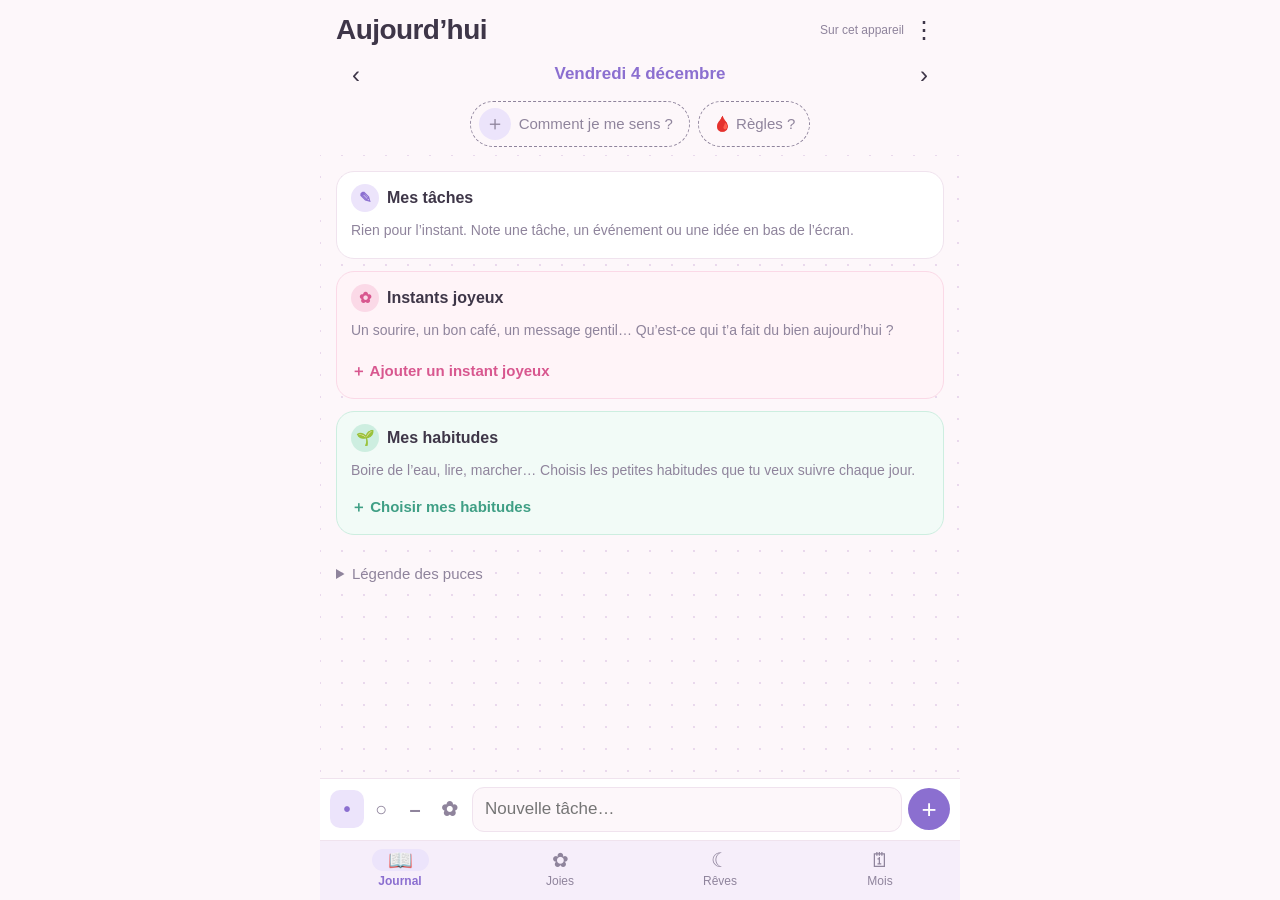
<file: journal/index.html>
<!doctype html>
<html lang="fr">
<head>
<meta charset="utf-8">
<meta name="viewport" content="width=device-width, initial-scale=1, viewport-fit=cover">
<title>Mon Bujo</title>
<meta name="description" content="Bullet journal, to-do list, humeurs, habitudes, cycle et tarot — hors ligne, sur ton téléphone.">
<meta name="theme-color" content="#8b6fd0">
<meta name="mobile-web-app-capable" content="yes">
<meta name="apple-mobile-web-app-capable" content="yes">
<meta name="apple-mobile-web-app-title" content="Bujo">
<link rel="manifest" href="manifest.webmanifest">
<link rel="icon" href="icon.svg" type="image/svg+xml">
<link rel="apple-touch-icon" href="icon-180.png">
<link rel="stylesheet" href="app.css">
</head>
<body>
<header class="top">
  <div class="top-row">
    <h1 id="title" style="flex:1">Aujourd'hui</h1>
    <span class="sync" id="sync">Chargement…</span>
    <button class="icon-btn" id="menuBtn" aria-label="Menu">⋮</button>
  </div>
  <div class="date-nav" id="dateNav">
    <button class="icon-btn" id="prevDay" aria-label="Jour précédent">‹</button>
    <button class="date-label" id="dateLabel"></button>
    <button class="icon-btn" id="nextDay" aria-label="Jour suivant">›</button>
  </div>
  <div class="mood-row" id="moodRow"><button class="mood-btn" id="moodBtn"></button><button class="period-btn" id="periodBtn"></button></div>
  <div class="date-nav" id="monthNav" hidden>
    <button class="icon-btn" id="prevMonth" aria-label="Mois précédent">‹</button>
    <span class="date-label" id="monthLabel"></span>
    <button class="icon-btn" id="nextMonth" aria-label="Mois suivant">›</button>
  </div>
  <div class="filters" id="todoFilters" hidden>
    <button data-filter="open" class="chip on">À faire</button>
    <button data-filter="done" class="chip">Faites</button>
    <button data-filter="all" class="chip">Toutes</button>
  </div>
</header>

<main>
  <!-- JOURNAL DU JOUR -->
  <section id="view-day" class="view">
    <div class="space">
      <h2 class="space-title"><span class="space-ico">✎</span>Mes tâches</h2>
      <ul class="log" id="dayList"></ul>
      <p class="empty small" id="dayEmpty">Rien pour l’instant. Note une tâche, un événement ou une idée en bas de l’écran.</p>
    </div>
    <div class="space joy">
      <h2 class="space-title"><span class="space-ico">✿</span>Instants joyeux</h2>
      <ul class="log" id="joyList"></ul>
      <p class="empty small" id="joyEmpty">Un sourire, un bon café, un message gentil… Qu’est-ce qui t’a fait du bien aujourd’hui ?</p>
      <button type="button" class="joy-add" id="joyAdd">＋ Ajouter un instant joyeux</button>
    </div>
    <div class="space habit">
      <h2 class="space-title"><span class="space-ico">🌱</span>Mes habitudes<button type="button" class="space-act" id="habitManage">Gérer</button></h2>
      <div class="habit-chips" id="habitChips"></div>
      <p class="empty small" id="habitEmpty">Boire de l’eau, lire, marcher… Choisis les petites habitudes que tu veux suivre chaque jour.</p>
      <button type="button" class="habit-add" id="habitAdd">＋ Choisir mes habitudes</button>
    </div>
    <details class="legend">
      <summary>Légende des puces</summary>
      <ul>
        <li><b>•</b> tâche — touche la puce pour la cocher</li>
        <li><b>×</b> tâche faite</li>
        <li><b>›</b> tâche reportée</li>
        <li><b>○</b> événement</li>
        <li><b>–</b> note</li>
        <li><b>✿</b> instant joyeux</li>
        <li><b>★</b> important</li>
      </ul>
    </details>
  </section>

  <!-- INSTANTS JOYEUX DU MOIS -->
  <section id="view-joy" class="view" hidden>
    <h2 class="sub" style="margin-top:0">✿ Tous les instants joyeux du mois <span class="joy-count" id="monthJoyCount"></span></h2>
    <ul class="mini joy-mini" id="monthJoysAll"></ul>
  </section>

  <!-- RÊVES DU MOIS -->
  <section id="view-dream" class="view" hidden>
    <h2 class="sub" style="margin-top:0">☾ Mes rêves du mois <span class="joy-count" id="dreamCount"></span></h2>
    <ul class="mini dream-mini" id="dreamList"></ul>
    <p class="empty small" id="dreamEmpty">Tu as fait un rêve ? Note-le en bas avant qu’il s’envole 🌙</p>
  </section>

  <!-- TO-DO (ancienne liste, conservée dans les données mais plus affichée) -->
  <section id="view-todo" class="view" hidden>
    <ul class="todos" id="todoList"></ul>
    <p class="empty" id="todoEmpty">Aucune tâche ici 🎉</p>
    <button class="link-btn" id="clearDone" hidden>Effacer les tâches faites</button>
  </section>

  <!-- MOIS -->
  <section id="view-month" class="view" hidden>
    <div class="cal-head"><span>L</span><span>M</span><span>M</span><span>J</span><span>V</span><span>S</span><span>D</span></div>
    <div class="cal" id="cal"></div>
    <p class="cal-legend"><span><i class="lg-period"></i>règles</span><span><i class="lg-pred"></i>règles prévues</span><span><i class="lg-joy"></i>instant joyeux</span><span><b class="lg-moon">☾</b>rêve</span></p>
    <h2 class="sub">🌱 Suivi d’habitudes</h2>
    <div id="habitGrid"></div>
    <h2 class="sub">Humeurs du mois</h2>
    <div class="mood-sum" id="moodSum"></div>
    <h2 class="sub">✿ 5 instants joyeux au hasard</h2>
    <p class="joy-pick-hint">Une nouvelle sélection chaque jour ✨</p>
    <ul class="mini joy-mini" id="monthJoys"></ul>
    <h2 class="sub">Objectifs du mois</h2>
    <textarea id="monthGoals" rows="5" placeholder="Ce que je veux accomplir ce mois-ci…"></textarea>
    <p class="goals-state" id="goalsState"></p>
    <button type="button" class="tarot-btn" id="tarotBtn" style="margin-top: 18px">
      <span class="tarot-mini" aria-hidden="true">✦</span>
      <span class="tarot-txt"><b>Tirer une carte de tarot</b><small>78 cartes · un petit message positif pour toi</small></span>
      <span aria-hidden="true">›</span>
    </button>
    <h2 class="sub">🩸 Mon cycle</h2>
    <div id="cycleBox"></div>
    <h2 class="sub">Tâches ouvertes du mois</h2>
    <ul class="mini" id="monthOpen"></ul>
  </section>
</main>

<form class="composer" id="composer" autocomplete="off">
  <div class="types" id="typePicker">
    <button type="button" data-type="task" class="type on" aria-label="Tâche">•</button>
    <button type="button" data-type="event" class="type" aria-label="Événement">○</button>
    <button type="button" data-type="note" class="type" aria-label="Note">–</button>
    <button type="button" data-type="joy" class="type" aria-label="Instant joyeux">✿</button>
  </div>
  <input id="newText" aria-label="Texte" placeholder="Nouvelle tâche…" enterkeyhint="done">
  <button class="add" aria-label="Ajouter">+</button>
</form>

<nav class="tabs">
  <button data-view="day" class="tab on"><span>📖</span>Journal</button>
  <button data-view="joy" class="tab"><span>✿</span>Joies</button>
  <button data-view="dream" class="tab"><span>☾</span>Rêves</button>
  <button data-view="month" class="tab"><span>🗓</span>Mois</button>
</nav>

<!-- Feuille d'actions -->
<div class="sheet-bg" id="sheetBg" hidden>
  <div class="sheet" id="sheet" role="dialog" aria-modal="true"></div>
</div>

<input type="file" id="importFile" accept="application/json" hidden>
<script src="app.js"></script>
</body>
</html>
</file>
<file: journal/app.css>
:root {
  --bg: #fdf7fa;
  --paper: #ffffff;
  --ink: #3e3648;
  --muted: #8f849c;
  --line: #f0e3ee;
  --accent: #8b6fd0;
  --accent-soft: #ece4fb;
  --accent-ink: #ffffff;
  --star: #e0952f;
  --danger: #c94a5c;
  --dot: rgba(196, 160, 210, .35);
  --task: #8b6fd0;
  --event: #3f9f85;
  --note: #d9825b;
  --tabbar: #f6eefa;
  --joy: #d8578f;
  --joy-bg: #fff4f8;
  --joy-line: #fbd9e7;
  --period: #e2557a;
  --period-soft: #ffe1e9;
  --habit: #3f9f85;
  --habit-bg: #f2fbf7;
  --habit-line: #cdeee0;
  --safe-b: env(safe-area-inset-bottom, 0px);
  --safe-t: env(safe-area-inset-top, 0px);
}
@media (prefers-color-scheme: dark) {
  :root:not([data-theme="light"]) {
    --bg: #1f1b25;
    --paper: #29242f;
    --ink: #f1ebf6;
    --muted: #a99fb5;
    --line: #3b3444;
    --accent: #c7b2f4;
    --accent-soft: #3a3150;
    --accent-ink: #251c36;
    --star: #f5c26b;
    --danger: #ff9aa8;
    --dot: rgba(199, 178, 244, .12);
    --task: #c7b2f4;
    --event: #9adcc6;
    --note: #f6bfa3;
    --tabbar: #251f2c;
    --joy: #f7a8c8;
    --joy-bg: #2f2430;
    --joy-line: #4a3345;
    --period: #ff8fab;
    --period-soft: #4a2735;
    --habit: #9adcc6;
    --habit-bg: #22292a;
    --habit-line: #2f4540;
    color-scheme: dark;
  }
}
:root[data-theme="dark"] {
    --bg: #1f1b25;
    --paper: #29242f;
    --ink: #f1ebf6;
    --muted: #a99fb5;
    --line: #3b3444;
    --accent: #c7b2f4;
    --accent-soft: #3a3150;
    --accent-ink: #251c36;
    --star: #f5c26b;
    --danger: #ff9aa8;
    --dot: rgba(199, 178, 244, .12);
    --task: #c7b2f4;
    --event: #9adcc6;
    --note: #f6bfa3;
    --tabbar: #251f2c;
    --joy: #f7a8c8;
    --joy-bg: #2f2430;
    --joy-line: #4a3345;
    --period: #ff8fab;
    --period-soft: #4a2735;
    --habit: #9adcc6;
    --habit-bg: #22292a;
    --habit-line: #2f4540;
  color-scheme: dark;
}

* { box-sizing: border-box; -webkit-tap-highlight-color: transparent; }
html, body { margin: 0; height: 100%; }
body {
  background: var(--bg);
  color: var(--ink);
  font: 17px/1.45 -apple-system, BlinkMacSystemFont, "Segoe UI", Roboto, sans-serif;
  display: flex; flex-direction: column;
  max-width: 640px; margin: 0 auto;
  overscroll-behavior-y: contain;
}
button { font: inherit; color: inherit; background: none; border: 0; cursor: pointer; }
[hidden] { display: none !important; }
.sr-only { position: absolute; width: 1px; height: 1px; opacity: 0; pointer-events: none; left: 50%; top: 50%; }

/* En-tête */
.top {
  padding: 10px max(16px, env(safe-area-inset-left, 0px)) 8px max(16px, env(safe-area-inset-right, 0px));
  background: var(--bg);
  position: sticky; top: 0; z-index: 2;
}
.top-row { display: flex; align-items: center; justify-content: space-between; }
h1 { font-size: 28px; margin: 0; letter-spacing: -.02em; }
.icon-btn { width: 40px; height: 40px; border-radius: 20px; font-size: 24px; line-height: 1; display: grid; place-items: center; }
.icon-btn:active { background: var(--line); }
.date-nav { display: flex; align-items: center; gap: 4px; margin-top: 4px; }
.date-label { flex: 1; text-align: center; font-weight: 600; color: var(--accent); padding: 6px; }
.filters { display: flex; gap: 8px; margin-top: 8px; }
.chip { padding: 6px 14px; border-radius: 99px; border: 1px solid var(--line); font-size: 15px; }
.chip.on { background: var(--accent-soft); color: var(--accent); border-color: var(--accent); font-weight: 600; }

/* Contenu */
main {
  flex: 1; overflow-y: auto; padding: 4px max(16px, env(safe-area-inset-right, 0px)) 24px max(16px, env(safe-area-inset-left, 0px));
  background-image: radial-gradient(var(--dot) 1.2px, transparent 1.3px);
  background-size: 22px 22px;
  background-position: 11px 11px;
}
.empty { color: var(--muted); text-align: center; margin: 40px 0; }
ul { list-style: none; margin: 0; padding: 0; }

.log li, .todos li {
  display: flex; align-items: flex-start; gap: 6px;
  padding: 6px 0; border-bottom: 1px dashed var(--line);
}
.bullet {
  flex: none; width: 34px; height: 34px; font-size: 22px; font-weight: 700;
  display: grid; place-items: center; border-radius: 17px; margin-top: -3px;
}
.bullet:active { background: var(--line); }
.txt { flex: 1; min-width: 0; padding-top: 2px; word-wrap: break-word; outline: none; }
.txt[contenteditable="true"] { background: var(--paper); border-radius: 6px; box-shadow: 0 0 0 2px var(--accent); padding: 2px 6px; }
.star { color: var(--star); font-size: 16px; margin-right: 2px; }
.more { flex: none; width: 34px; height: 34px; color: var(--muted); font-size: 20px; border-radius: 17px; margin-top: -3px; }
.more:active { background: var(--line); }
li.done .txt, li.cancelled .txt { color: var(--muted); }
li.cancelled .txt { text-decoration: line-through; }
li.migrated .txt { color: var(--muted); font-style: italic; }
li.task .bullet { color: var(--task); }
li.event .bullet { font-size: 20px; color: var(--event); }
li.note .bullet { color: var(--note); }
li.note .txt { color: var(--muted); }

.todos .check {
  flex: none; width: 26px; height: 26px; margin: 1px 4px 0 2px;
  border: 2px solid var(--accent); border-radius: 7px; display: grid; place-items: center;
  color: var(--accent-ink); font-size: 16px; font-weight: 700;
}
.todos li.done .check { background: var(--accent); }
.todos li.done .txt { text-decoration: line-through; }
.due { display: block; font-size: 13px; color: var(--muted); }
.due.late { color: var(--danger); }
.link-btn { display: block; margin: 20px auto; color: var(--danger); font-size: 15px; }

.legend { margin-top: 28px; color: var(--muted); font-size: 15px; }
.legend summary { cursor: pointer; }
.legend li { padding: 2px 0; }
.legend b { display: inline-block; width: 22px; text-align: center; color: var(--ink); }

/* Mois */
.cal-head, .cal { display: grid; grid-template-columns: repeat(7, minmax(0, 1fr)); gap: 4px; text-align: center; }
.cal-head { color: var(--muted); font-size: 13px; margin: 6px 0; }
.cal button {
  min-width: 0; padding: 0; max-width: 100%;
  aspect-ratio: 1; border-radius: 10px; background: var(--paper); border: 1px solid var(--line);
  display: flex; flex-direction: column; align-items: center; justify-content: center; font-size: 15px;
}
.cal button.today { border-color: var(--accent); color: var(--accent); font-weight: 700; }
.cal button i { display: flex; gap: 2px; height: 6px; margin-top: 2px; }
.cal button.mood i b { background: #3e3648; opacity: .5; }
.cal button i b { width: 5px; height: 5px; border-radius: 3px; background: var(--accent); }
.cal button i b.open { background: var(--star); }
.sub { font-size: 17px; margin: 22px 0 8px; }
textarea {
  width: 100%; font: inherit; color: inherit; background: var(--paper);
  border: 1px solid var(--line); border-radius: 12px; padding: 10px 12px; resize: vertical;
}
textarea:focus { outline: 2px solid var(--accent); outline-offset: -1px; }
.mini li { padding: 6px 0; border-bottom: 1px dashed var(--line); display: flex; gap: 8px; }
.mini li span:first-child { color: var(--muted); font-size: 14px; min-width: 52px; padding-top: 2px; }

/* Saisie */
.composer {
  display: flex; align-items: center; gap: 6px;
  padding: 8px max(10px, env(safe-area-inset-right, 0px)) 8px max(10px, env(safe-area-inset-left, 0px)); background: var(--paper); border-top: 1px solid var(--line);
}
.types { display: flex; }
.type { width: 34px; height: 38px; font-size: 20px; font-weight: 700; border-radius: 10px; color: var(--muted); }
.type.on { background: var(--bg); color: var(--accent); }
#newText {
  flex: 1; min-width: 0; font: inherit; font-size: 17px; color: inherit;
  background: var(--bg); border: 1px solid var(--line); border-radius: 12px; padding: 9px 12px;
}
#newText:focus { outline: 2px solid var(--accent); outline-offset: -1px; }
.add { width: 42px; height: 42px; border-radius: 21px; background: var(--accent); color: var(--accent-ink); font-size: 26px; line-height: 1; flex: none; }

/* Onglets */
.tabs {
  display: flex; background: var(--tabbar); border-top: 1px solid var(--line);
  padding: 0 env(safe-area-inset-right, 0px) var(--safe-b) env(safe-area-inset-left, 0px);
}
.tab { flex: 1; padding: 8px 0 10px; font-size: 12px; color: var(--muted); display: flex; flex-direction: column; align-items: center; gap: 2px; }
.tab span { font-size: 20px; line-height: 1.1; }
.tab.on { color: var(--accent); font-weight: 600; }
.tab.on span { background: var(--accent-soft); border-radius: 99px; padding: 0 16px; }

/* Feuille d'actions */
.sheet-bg { position: fixed; inset: 0; background: rgba(0,0,0,.35); z-index: 10; display: flex; align-items: flex-end; justify-content: center; }
.sheet {
  width: 100%; max-width: 640px; background: var(--paper); border-radius: 18px 18px 0 0;
  padding: 8px 8px calc(var(--safe-b) + 8px); max-height: 88%; overflow-y: auto; overscroll-behavior: contain; animation: up .18s ease-out;
}
.sheet h3 { font-size: 15px; color: var(--muted); font-weight: 500; margin: 8px 12px 4px; overflow: hidden; text-overflow: ellipsis; white-space: nowrap; }
.sheet button { display: block; width: 100%; text-align: left; padding: 13px 14px; border-radius: 10px; }
.sheet button:active { background: var(--line); }
.sheet button.danger { color: var(--danger); }
.sheet button.cancel { text-align: center; font-weight: 600; margin-top: 4px; }
@keyframes up { from { transform: translateY(40px); opacity: 0; } }

.toast {
  position: fixed; left: 50%; bottom: calc(var(--safe-b) + 130px); transform: translateX(-50%);
  background: var(--ink); color: var(--bg); padding: 8px 16px; border-radius: 99px; font-size: 15px; z-index: 20;
}

#monthLabel::first-letter { text-transform: uppercase; }
#monthLabel { display: inline-block; }

.sync { font-size: 12px; color: var(--muted); white-space: nowrap; margin-left: 8px; }
.sheet input[type=date] { display: block; width: calc(100% - 24px); margin: 8px 12px; font: inherit; color: inherit; background: var(--bg); border: 1px solid var(--line); border-radius: 10px; padding: 10px; }
.sheet button.primary { text-align: center; background: var(--accent); color: var(--accent-ink); font-weight: 600; }
.legend summary:focus-visible, button:focus-visible { outline: 2px solid var(--accent); outline-offset: 2px; }
@media (prefers-reduced-motion: reduce) { .sheet { animation: none; } }

html, body { height: 100%; }

/* Habitudes */
.space.habit { background: var(--habit-bg); border-color: var(--habit-line); }
.space.habit .space-ico { background: var(--habit-line); color: var(--habit); }
.space-act { margin-left: auto; font-size: 14px; font-weight: 600; color: var(--habit); padding: 4px 8px; border-radius: 8px; }
.habit-chips { display: flex; flex-wrap: wrap; gap: 8px; padding: 4px 0 12px; }
.habit-chip { display: inline-flex; align-items: center; gap: 6px; padding: 8px 12px; border-radius: 14px; font-size: 15px; background: var(--paper); border: 2px solid var(--line); color: var(--ink); }
.habit-chip.on { border-color: transparent; color: #3e3648; font-weight: 600; }
.habit-chip .tick { width: 20px; height: 20px; border-radius: 10px; border: 2px solid var(--muted); display: grid; place-items: center; font-size: 12px; flex: none; }
.habit-chip.on .tick { border-color: #3e3648; background: #3e3648; color: #fff; }
.habit-chip .streak { font-size: 12px; font-weight: 600; opacity: .8; }
.habit-add { color: var(--habit); font-weight: 600; font-size: 15px; padding: 4px 0 10px; }
.hgrid-wrap { overflow-x: auto; border: 1px solid var(--line); border-radius: 14px; background: var(--paper); }
.hgrid { border-collapse: separate; border-spacing: 2px; font-size: 12px; padding: 4px; }
.hgrid th { font-weight: 500; color: var(--muted); min-width: 22px; text-align: center; font-variant-numeric: tabular-nums; }
.hgrid th.today { color: var(--accent); font-weight: 700; }
.hgrid .hname { position: sticky; left: 0; background: var(--paper); text-align: left; padding: 0 8px 0 4px; white-space: nowrap; font-size: 14px; color: var(--ink); z-index: 1; max-width: 130px; overflow: hidden; text-overflow: ellipsis; }
.hgrid .hname small { display: block; color: var(--muted); font-size: 11px; }
.hgrid td.c { padding: 0; }
.hgrid td.c button { width: 22px; height: 22px; border-radius: 6px; background: var(--bg); border: 1px solid var(--line); display: block; }
.hgrid td.c button.on { border-color: transparent; }
.hgrid td.c button.today { border-color: var(--accent); }
.habit-empty { color: var(--muted); font-size: 14px; margin: 0; }
.sheet .hrow { display: flex; align-items: center; gap: 10px; padding: 8px 14px; }
.sheet .hrow .dot { width: 30px; height: 30px; border-radius: 15px; display: grid; place-items: center; flex: none; }
.sheet .hrow span.n { flex: 1; min-width: 0; }
.sheet .hrow button { width: auto; padding: 6px 10px; color: var(--danger); font-size: 14px; }
.sheet .sugg { display: flex; flex-wrap: wrap; gap: 6px; padding: 4px 12px 8px; }
.sheet .sugg button { width: auto; padding: 7px 12px; border-radius: 99px; border: 1px solid var(--line); font-size: 14px; }
.sheet .hnew { display: flex; gap: 8px; padding: 4px 12px; }
.sheet .hnew input { flex: 1; min-width: 0; font: inherit; color: inherit; background: var(--bg); border: 1px solid var(--line); border-radius: 10px; padding: 9px 10px; }
.sheet .hnew button { width: auto; padding: 9px 14px; }
.sheet .emo { display: flex; flex-wrap: wrap; gap: 4px; padding: 6px 12px 8px; }
.sheet .emo button { width: 40px; height: 40px; padding: 0; text-align: center; font-size: 20px; border-radius: 10px; border: 2px solid transparent; }
.sheet .emo button.on { border-color: var(--accent); background: var(--accent-soft); }

/* Cycle */
.mood-row { flex-wrap: wrap; gap: 8px; }
.period-btn { display: inline-flex; align-items: center; gap: 6px; padding: 6px 14px; border-radius: 99px; border: 1px dashed var(--muted); color: var(--muted); font-size: 15px; }
.period-btn.on { background: var(--period-soft); border: 1px solid var(--period); color: var(--period); font-weight: 600; }
.cal button { position: relative; }
.cal button.period { border: 2px solid var(--period); }
.cal button.pred { border: 2px dashed var(--period); }
.cal button .drop { position: absolute; top: 1px; right: 2px; font-size: 10px; line-height: 1; }
.cal-legend { display: flex; flex-wrap: wrap; gap: 6px 14px; font-size: 12px; color: var(--muted); margin: 8px 0 0; }
.cal-legend i { display: inline-block; width: 12px; height: 12px; border-radius: 4px; margin-right: 5px; vertical-align: -2px; }
.lg-period { border: 2px solid var(--period); }
.lg-pred { border: 2px dashed var(--period); }
.lg-joy { background: var(--joy); border-radius: 6px !important; width: 8px !important; height: 8px !important; vertical-align: 0 !important; }
.cycle-stats { display: grid; grid-template-columns: repeat(auto-fit, minmax(130px, 1fr)); gap: 8px; }
.cycle-stat { background: var(--period-soft); border-radius: 14px; padding: 10px 12px; min-width: 0; }
.cycle-stat b { display: block; font-size: 20px; color: var(--period); font-variant-numeric: tabular-nums; }
.cycle-stat span { font-size: 13px; color: var(--ink); }
.cycle-list { margin-top: 8px; }
.cycle-list li { display: flex; justify-content: space-between; gap: 8px; padding: 7px 0; border-bottom: 1px dashed var(--line); font-size: 15px; }
.cycle-list li b { color: var(--period); font-variant-numeric: tabular-nums; white-space: nowrap; }
.cycle-empty { color: var(--muted); font-size: 14px; margin: 0; }
.cycle-note { color: var(--muted); font-size: 12px; margin: 8px 0 0; }

/* Tarot */
.tarot-btn {
  width: 100%; display: flex; align-items: center; gap: 12px; text-align: left; margin: 8px 0 10px;
  padding: 12px 14px; border-radius: 18px; color: #3e3648;
  background: linear-gradient(135deg, #e9dcff 0%, #ffd9ea 55%, #ffeec9 100%);
  box-shadow: 0 2px 10px rgba(139, 111, 208, .18);
}
.tarot-btn:active { transform: scale(.98); }
.tarot-mini { width: 38px; height: 56px; border-radius: 7px; flex: none; display: grid; place-items: center; font-size: 18px; color: #fff; background: linear-gradient(160deg, #8b6fd0, #d8578f); box-shadow: inset 0 0 0 2px rgba(255,255,255,.5); }
.tarot-txt { flex: 1; min-width: 0; }
.tarot-txt b { display: block; font-size: 16px; }
.tarot-txt small { font-size: 13px; opacity: .75; }
.tarot-wrap { display: flex; flex-direction: column; align-items: center; padding: 8px 12px 4px; perspective: 900px; }
.tarot-card {
  width: 170px; height: 270px; border-radius: 16px; color: #3e3648; padding: 12px;
  display: flex; flex-direction: column; align-items: center; justify-content: space-between; text-align: center;
  box-shadow: 0 8px 24px rgba(62, 54, 72, .22), inset 0 0 0 3px rgba(255,255,255,.7), inset 0 0 0 6px rgba(62,54,72,.08);
  animation: flip .55s ease-out;
}
.tarot-card .num { font-weight: 700; letter-spacing: .12em; font-size: 13px; }
.tarot-card .sym { font-size: 64px; line-height: 1; }
.tarot-card .name { font-weight: 700; font-size: 16px; text-transform: uppercase; letter-spacing: .06em; }
.tarot-kind { margin: 12px 0 0; font-size: 12px; letter-spacing: .08em; text-transform: uppercase; color: var(--muted); }
.tarot-quote { font-style: italic; text-align: center; margin: 6px 8px 6px; font-size: 16px; text-wrap: balance; }
.tarot-msg { text-align: center; margin: 0 8px 8px; color: var(--muted); font-size: 15px; text-wrap: balance; }
@keyframes flip { from { transform: rotateY(90deg) scale(.9); opacity: .2; } to { transform: none; opacity: 1; } }
@media (prefers-reduced-motion: reduce) { .tarot-card { animation: none; } }

/* Espaces du journal */
.space { background: var(--paper); border: 1px solid var(--line); border-radius: 18px; padding: 10px 14px 6px; margin-top: 12px; }
.space.joy { background: var(--joy-bg); border-color: var(--joy-line); }
.space-title { display: flex; align-items: center; gap: 8px; font-size: 16px; margin: 2px 0 4px; }
.space-ico { width: 28px; height: 28px; border-radius: 14px; display: grid; place-items: center; background: var(--accent-soft); color: var(--accent); font-size: 15px; }
.space.joy .space-ico { background: var(--joy-line); color: var(--joy); }
.space .log li:last-child { border-bottom: 0; }
.empty.small { margin: 8px 0 12px; font-size: 14px; text-align: left; }
li.joy .bullet { color: var(--joy); font-size: 20px; }
.joy-add { color: var(--joy); font-weight: 600; font-size: 15px; padding: 8px 0 10px; }
.type[data-type="joy"].on { color: var(--joy); background: var(--accent-soft); }
.joy-mini li span:first-child { color: var(--joy); }
.cal button i b.joy { background: var(--joy); }
.goals-state { margin: 6px 2px 0; font-size: 13px; color: var(--muted); min-height: 18px; }

.type[data-type="task"].on { color: var(--task); background: var(--accent-soft); }
.type[data-type="event"].on { color: var(--event); background: var(--accent-soft); }
.type[data-type="note"].on { color: var(--note); background: var(--accent-soft); }
.todos .check { border-color: var(--task); }
.todos li.done .check { background: var(--task); }

/* Humeur du jour */
.mood-row { display: flex; justify-content: center; margin-top: 6px; }
.mood-btn {
  display: inline-flex; align-items: center; gap: 8px; padding: 6px 16px 6px 8px;
  border-radius: 99px; border: 1px dashed var(--muted); color: var(--muted); font-size: 15px;
}
.mood-btn .face { width: 32px; height: 32px; border-radius: 16px; display: grid; place-items: center; font-size: 20px; background: var(--accent-soft); }
.mood-btn.set { border-style: solid; border-color: transparent; color: #3e3648; font-weight: 600; }
.mood-btn.set .face { background: rgba(255,255,255,.55); }
.mood-grid { display: grid; grid-template-columns: repeat(5, 1fr); gap: 6px; padding: 4px 8px 8px; }
.sheet .mood-grid button { text-align: center; padding: 8px 0; font-size: 28px; border-radius: 14px; border: 2px solid transparent; }
.sheet .mood-grid button.on { border-color: var(--accent); background: var(--accent-soft); }
.sheet .mood-grid button small { display: block; font-size: 11px; color: var(--muted); }
.swatches { display: grid; grid-template-columns: repeat(4, 1fr); gap: 8px; padding: 4px 12px 8px; }
.sheet .swatches button { padding: 0; height: 52px; border-radius: 14px; text-align: center; font-size: 12px; color: #3e3648; border: 3px solid transparent; display: flex; align-items: flex-end; justify-content: center; padding-bottom: 4px; }
.sheet .swatches button.on { border-color: var(--ink); }
.sheet h4 { margin: 10px 14px 4px; font-size: 14px; color: var(--muted); font-weight: 600; }
.cal button.mood { color: #3e3648; border-color: transparent; }
.cal button.mood.today { border-color: var(--accent); }
.cal button em { font-style: normal; font-size: 15px; line-height: 1; }
.mood-sum { display: flex; flex-wrap: wrap; gap: 8px; }
.mood-sum span { background: var(--paper); border: 1px solid var(--line); border-radius: 99px; padding: 4px 12px; font-size: 15px; }
.mood-sum i { display: inline-block; width: 12px; height: 12px; border-radius: 6px; vertical-align: -1px; margin-right: 4px; }


.joy-pick-hint { margin: -6px 0 6px; font-size: 13px; color: var(--muted); }
.joy-count { font-weight: normal; font-size: 0.8em; color: var(--muted); }
.dream-mini li { align-items: flex-start; }
.dream-mini li span:first-child { color: #7b6bc4; }
.dream-mini .txt { flex: 1; white-space: pre-wrap; }
.cal button .moon { position: absolute; top: 1px; right: 3px; font-size: 10px; line-height: 1; color: #7b6bc4; }
.cal button .drop ~ .moon { right: auto; left: 3px; }
.cal button.mood .moon { color: #5a4a9e; }
.lg-moon { color: #7b6bc4; font-weight: normal; margin-right: 4px; }
</file>
